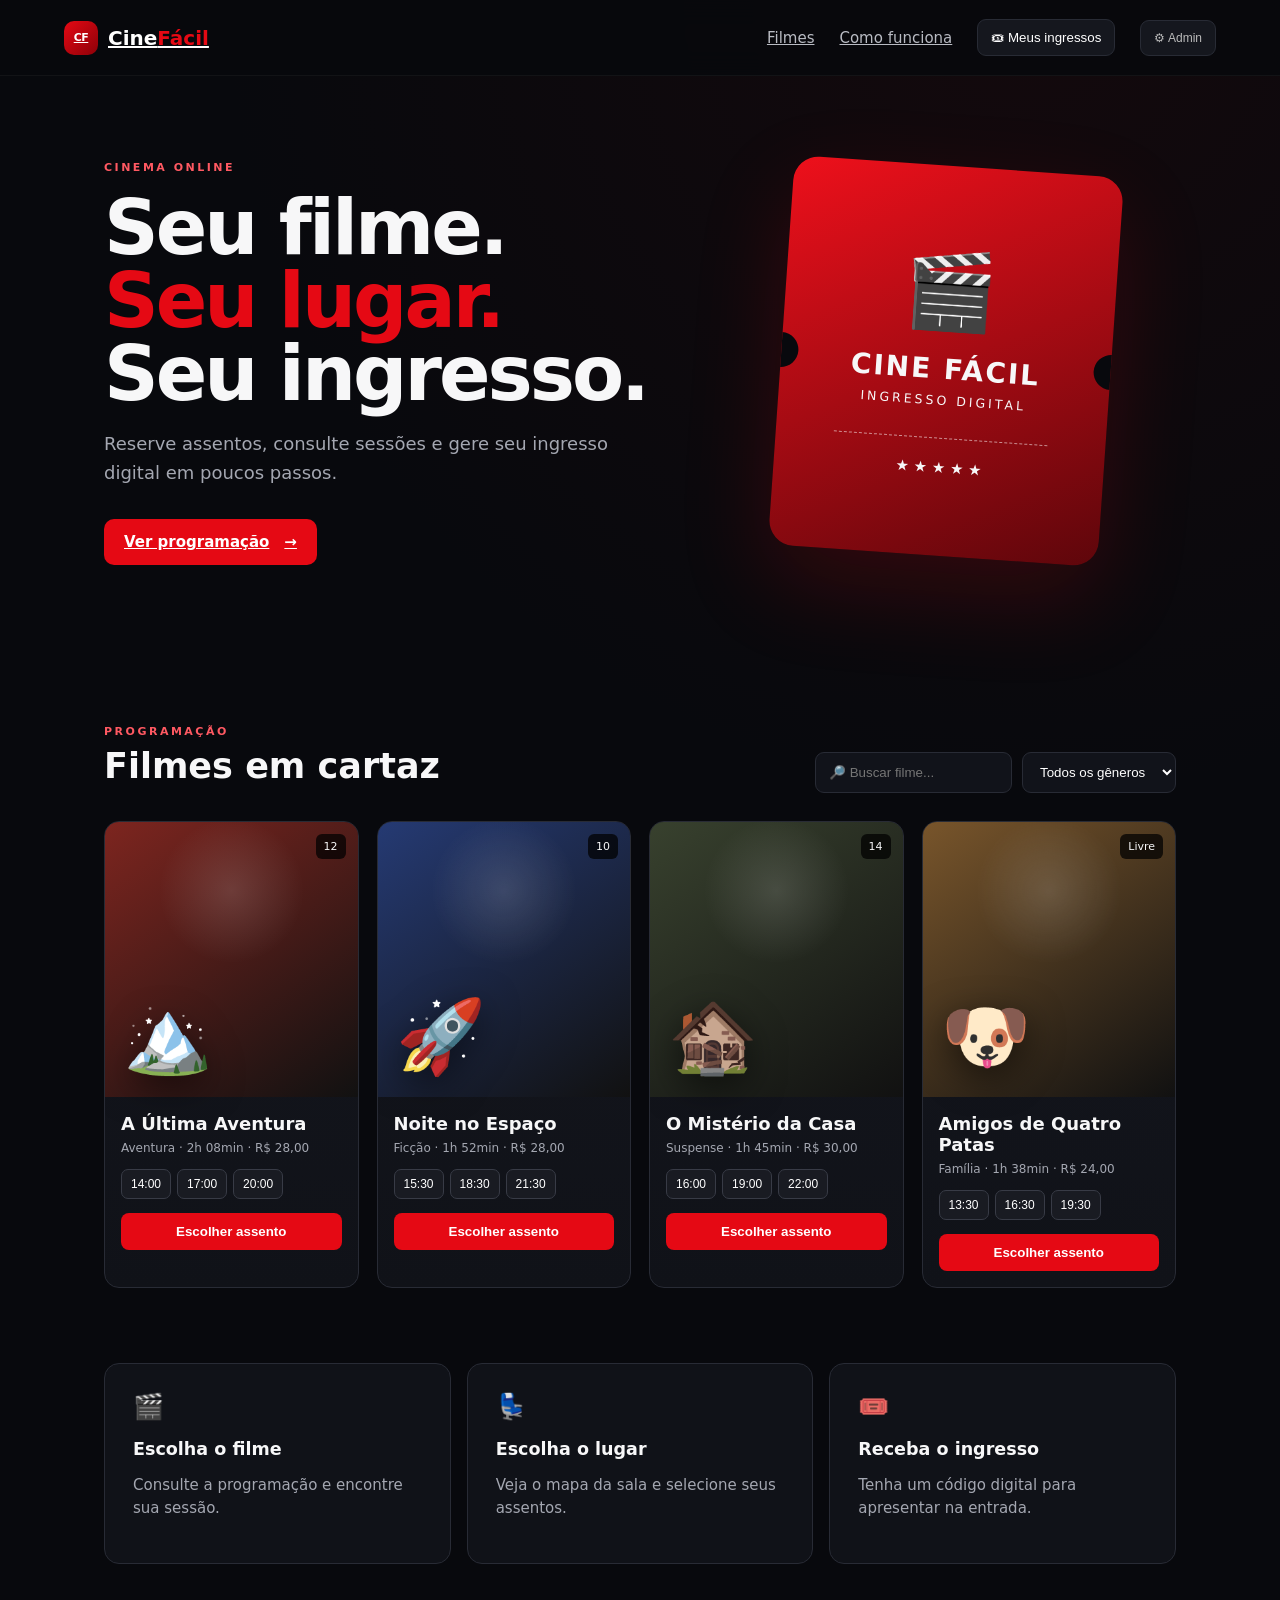
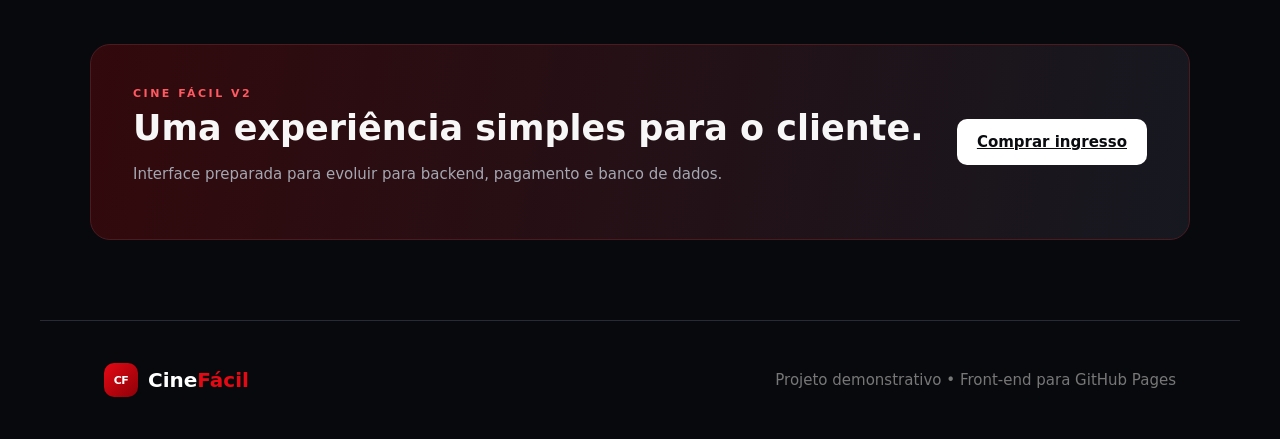
<file: index.html>
<!doctype html>
<html lang="pt-BR">
<head>
<meta charset="utf-8">
<meta name="viewport" content="width=device-width,initial-scale=1">
<meta name="description" content="Cine Fácil — plataforma de reservas e venda de ingressos de cinema.">
<meta name="theme-color" content="#08090d">
<title>Cine Fácil | Ingressos de Cinema</title>
<link rel="stylesheet" href="style.css">
</head>
<body>
<div id="toast" class="toast"></div>

<header class="header">
  <a class="brand" href="#"><span class="brand-mark">CF</span><span>Cine<span>Fácil</span></span></a>
  <nav class="nav">
    <a href="#filmes">Filmes</a><a href="#beneficios">Como funciona</a>
    <button id="myTickets" class="nav-ticket">🎟 Meus ingressos</button>
    <button id="adminOpen" class="admin-btn">⚙ Admin</button>
  </nav>
  <button id="menuBtn" class="menu">☰</button>
</header>

<main>
<section class="hero">
  <div class="hero-copy">
    <span class="pill">CINEMA ONLINE</span>
    <h1>Seu filme.<br><em>Seu lugar.</em><br>Seu ingresso.</h1>
    <p>Reserve assentos, consulte sessões e gere seu ingresso digital em poucos passos.</p>
    <a href="#filmes" class="btn btn-red">Ver programação <span>→</span></a>
  </div>
  <div class="hero-art">
    <div class="ticket-shape">
      <div class="ticket-icon">🎬</div>
      <strong>CINE FÁCIL</strong><small>INGRESSO DIGITAL</small>
      <div class="ticket-line"></div><span>★ ★ ★ ★ ★</span>
    </div>
  </div>
</section>

<section id="filmes" class="section">
  <div class="section-head">
    <div><span class="eyebrow">PROGRAMAÇÃO</span><h2>Filmes em cartaz</h2></div>
    <div class="filters"><input id="search" placeholder="🔎 Buscar filme..."><select id="genre"><option value="all">Todos os gêneros</option></select></div>
  </div>
  <div id="movies" class="movie-grid"></div>
</section>

<section id="beneficios" class="benefits">
  <div class="benefit"><span>🎬</span><h3>Escolha o filme</h3><p>Consulte a programação e encontre sua sessão.</p></div>
  <div class="benefit"><span>💺</span><h3>Escolha o lugar</h3><p>Veja o mapa da sala e selecione seus assentos.</p></div>
  <div class="benefit"><span>🎟️</span><h3>Receba o ingresso</h3><p>Tenha um código digital para apresentar na entrada.</p></div>
</section>

<section class="cta"><div><span class="eyebrow">CINE FÁCIL V2</span><h2>Uma experiência simples para o cliente.</h2><p>Interface preparada para evoluir para backend, pagamento e banco de dados.</p></div><a href="#filmes" class="btn btn-light">Comprar ingresso</a></section>
</main>

<footer><div class="brand"><span class="brand-mark">CF</span><span>Cine<span>Fácil</span></span></div><p>Projeto demonstrativo • Front-end para GitHub Pages</p></footer>

<div id="modal" class="modal hidden"><div class="modal-box"><button class="modal-close" id="modalClose">×</button><div id="modalContent"></div></div></div>

<script src="script.js"></script>
</body>
</html>
</file>
<file: style.css>
:root{--bg:#08090d;--panel:#11131a;--panel2:#171922;--line:#282b35;--text:#f7f7f8;--muted:#a4a7b1;--red:#e50914;--red2:#ff3340;--green:#27c77a}*{box-sizing:border-box}html{scroll-behavior:smooth}body{margin:0;background:radial-gradient(circle at 80% 0,#2a090c55,transparent 35%),var(--bg);color:var(--text);font:15px Inter,system-ui,-apple-system,Segoe UI,Arial,sans-serif}.header{height:76px;display:flex;align-items:center;justify-content:space-between;padding:0 max(5%,calc((100% - 1200px)/2));border-bottom:1px solid #ffffff0b;background:#08090dee;backdrop-filter:blur(14px);position:sticky;top:0;z-index:20}.brand{display:flex;align-items:center;gap:10px;color:#fff;font-size:20px;font-weight:900}.brand>span:last-child>span{color:var(--red)}.brand-mark{width:34px;height:34px;border-radius:10px;background:linear-gradient(135deg,var(--red),#8d0008);display:grid;place-items:center;font-size:11px;letter-spacing:-.5px}.nav{display:flex;align-items:center;gap:25px}.nav a{color:#b9bbc3}.nav-ticket,.admin-btn{border:1px solid var(--line);background:#15171e;color:#fff;padding:10px 13px;border-radius:9px;cursor:pointer}.admin-btn{font-size:12px;color:#bbb}.menu{display:none;background:none;border:0;color:#fff;font-size:23px}.hero{max-width:1200px;margin:auto;min-height:570px;padding:80px 5%;display:grid;grid-template-columns:1.1fr .9fr;align-items:center;gap:50px}.pill,.eyebrow{font-size:11px;letter-spacing:2.5px;color:#ff5962;font-weight:900}.hero h1{font-size:clamp(46px,6vw,76px);line-height:.96;letter-spacing:-3px;margin:17px 0}.hero h1 em{font-style:normal;color:var(--red)}.hero p{max-width:550px;color:var(--muted);font-size:18px;line-height:1.65}.btn{display:inline-flex;align-items:center;gap:15px;border:0;border-radius:10px;padding:14px 20px;font-weight:800;cursor:pointer}.btn-red{background:var(--red);color:#fff;margin-top:13px}.btn-red:hover{background:var(--red2)}.btn-light{background:#fff;color:#0b0c10}.hero-art{display:grid;place-items:center}.ticket-shape{width:min(330px,75vw);height:390px;border-radius:25px;background:linear-gradient(155deg,#ee101b,#5e060b);transform:rotate(4deg);box-shadow:0 35px 90px #e509142c;display:flex;flex-direction:column;align-items:center;justify-content:center;position:relative;overflow:hidden}.ticket-shape:before,.ticket-shape:after{content:"";position:absolute;width:35px;height:35px;background:var(--bg);border-radius:50%;top:50%;transform:translateY(-50%)}.ticket-shape:before{left:-18px}.ticket-shape:after{right:-18px}.ticket-icon{font-size:75px;margin-bottom:18px}.ticket-shape strong{font-size:28px;letter-spacing:2px}.ticket-shape small{letter-spacing:3px;margin-top:7px}.ticket-line{width:65%;border-top:1px dashed #fff8;margin:30px 0 20px}.section{max-width:1200px;margin:auto;padding:75px 5%}.section-head{display:flex;align-items:end;justify-content:space-between;gap:20px;margin-bottom:28px}.section h2,.cta h2{font-size:35px;margin:7px 0}.filters{display:flex;gap:10px}.filters input,.filters select{background:#11131a;border:1px solid var(--line);color:#fff;border-radius:9px;padding:11px 13px;outline:none}.movie-grid{display:grid;grid-template-columns:repeat(4,1fr);gap:18px}.movie{background:linear-gradient(180deg,#14161e,#101218);border:1px solid var(--line);border-radius:15px;overflow:hidden;transition:.2s}.movie:hover{transform:translateY(-4px);border-color:#454956}.poster{height:275px;display:flex;align-items:flex-end;padding:18px;background:radial-gradient(circle at 50% 25%,#ffffff22,transparent 30%),linear-gradient(145deg,var(--c),#111);position:relative}.poster-icon{font-size:72px;filter:drop-shadow(0 10px 18px #0008)}.age{position:absolute;right:12px;top:12px;background:#000b;padding:6px 8px;border-radius:6px;font-size:11px}.movie-body{padding:16px}.movie-title{font-size:18px;font-weight:800;margin:0 0 7px}.meta{font-size:12px;color:var(--muted)}.times{display:flex;flex-wrap:wrap;gap:6px;margin:14px 0}.time{border:1px solid #383b46;background:#191b22;color:#fff;padding:7px 9px;border-radius:7px;cursor:pointer;font-size:12px}.time:hover{border-color:var(--red)}.movie-buy{width:100%;padding:11px;border:0;border-radius:8px;background:var(--red);color:#fff;font-weight:800;cursor:pointer}.benefits{max-width:1200px;margin:auto;padding:0 5% 80px;display:grid;grid-template-columns:repeat(3,1fr);gap:16px}.benefit{padding:28px;background:#101218;border:1px solid var(--line);border-radius:15px}.benefit span{font-size:25px}.benefit h3{margin-bottom:6px}.benefit p,.cta p{color:var(--muted);line-height:1.55}.cta{max-width:1100px;margin:0 auto 80px;padding:38px 42px;background:linear-gradient(100deg,#32090c,#161820);border:1px solid #4b1b20;border-radius:20px;display:flex;align-items:center;justify-content:space-between;gap:25px}.cta h2{margin-bottom:5px}footer{border-top:1px solid var(--line);padding:35px 5%;display:flex;justify-content:space-between;align-items:center;color:#777;max-width:1200px;margin:auto}.modal{position:fixed;inset:0;background:#000d;z-index:50;display:grid;place-items:center;padding:18px}.hidden{display:none!important}.modal-box{width:min(780px,100%);max-height:92vh;overflow:auto;background:#11131a;border:1px solid #353844;border-radius:18px;padding:28px;position:relative}.modal-close{position:absolute;right:13px;top:8px;background:none;border:0;color:#fff;font-size:31px;cursor:pointer}.session-grid{display:grid;grid-template-columns:repeat(3,1fr);gap:9px;margin:18px 0 25px}.session-btn{padding:11px;background:#191b23;border:1px solid #373a45;border-radius:8px;color:#fff;cursor:pointer}.session-btn.active{border-color:var(--red);background:#2a1114}.screen{height:8px;border-radius:100%;background:#e8e8e8;margin:8px 35px 30px;box-shadow:0 0 25px #fff7}.seats{display:grid;grid-template-columns:repeat(8,1fr);gap:8px}.seat{aspect-ratio:1;border:0;border-radius:6px;background:#292c35;color:#fff;font-size:11px;cursor:pointer}.seat.selected{background:var(--red)}.seat.taken{background:#555a65;opacity:.4;cursor:not-allowed}.checkout-bar{display:flex;justify-content:space-between;align-items:center;border-top:1px solid var(--line);margin-top:25px;padding-top:18px}.checkout{background:var(--red);color:#fff;border:0;border-radius:9px;padding:13px 18px;font-weight:800;cursor:pointer}.form-grid{display:grid;grid-template-columns:1fr 1fr;gap:12px}.form-grid label{display:flex;flex-direction:column;gap:6px;color:#aaa;font-size:12px}.form-grid input,.form-grid select{background:#191b22;border:1px solid #363944;color:#fff;padding:12px;border-radius:8px}.full{grid-column:1/-1}.admin-tabs{display:flex;gap:8px;margin:20px 0}.tab{background:#191b22;border:1px solid var(--line);color:#fff;padding:9px 12px;border-radius:8px;cursor:pointer}.tab.active{border-color:var(--red)}.admin-table{width:100%;border-collapse:collapse;margin-top:15px}.admin-table th,.admin-table td{border-bottom:1px solid var(--line);padding:11px;text-align:left;font-size:12px}.ticket{background:linear-gradient(135deg,#191b23,#101218);border:1px dashed #5c606c;border-radius:14px;padding:22px}.ticket-code{font:700 22px ui-monospace,monospace;letter-spacing:3px;background:#fff;color:#111;text-align:center;padding:12px;border-radius:7px;margin-top:17px}.success{text-align:center}.success .big{font-size:58px}.toast{position:fixed;right:20px;bottom:20px;background:#1a1d25;color:#fff;border:1px solid #40434d;padding:13px 16px;border-radius:10px;z-index:100;opacity:0;transform:translateY(15px);transition:.25s}.toast.show{opacity:1;transform:translateY(0)}@media(max-width:900px){.movie-grid{grid-template-columns:repeat(2,1fr)}.hero{grid-template-columns:1fr}.hero-art{display:none}.nav a{display:none}.benefits{grid-template-columns:1fr}.cta{margin-left:5%;margin-right:5%}}@media(max-width:560px){.nav-ticket,.admin-btn{display:none}.menu{display:block}.movie-grid{grid-template-columns:1fr}.section-head{align-items:stretch;flex-direction:column}.filters{flex-direction:column}.filters input,.filters select{width:100%}.hero{padding-top:55px}.hero h1{letter-spacing:-2px}.session-grid{grid-template-columns:1fr 1fr}.seats{gap:5px}.cta{flex-direction:column;align-items:flex-start;padding:28px}.form-grid{grid-template-columns:1fr}.full{grid-column:auto}footer{flex-direction:column;gap:15px;align-items:flex-start}}
</file>
